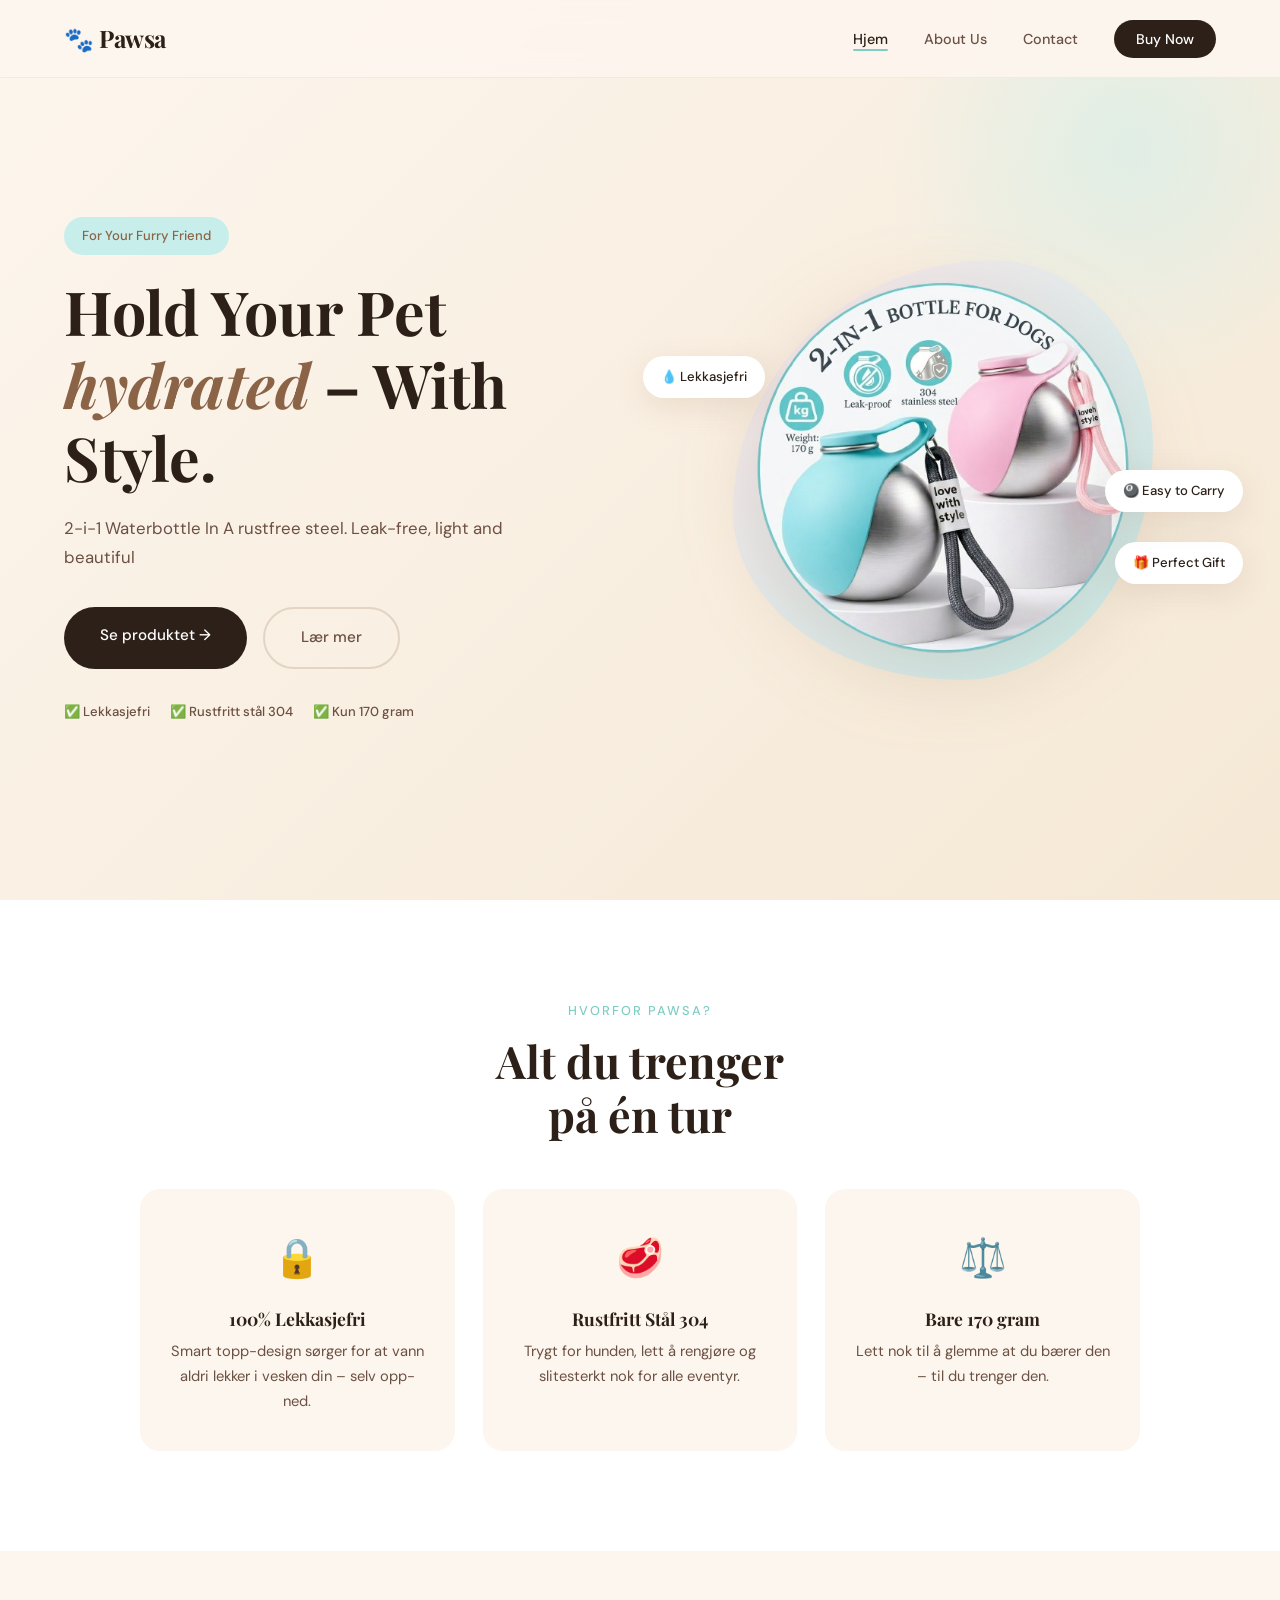
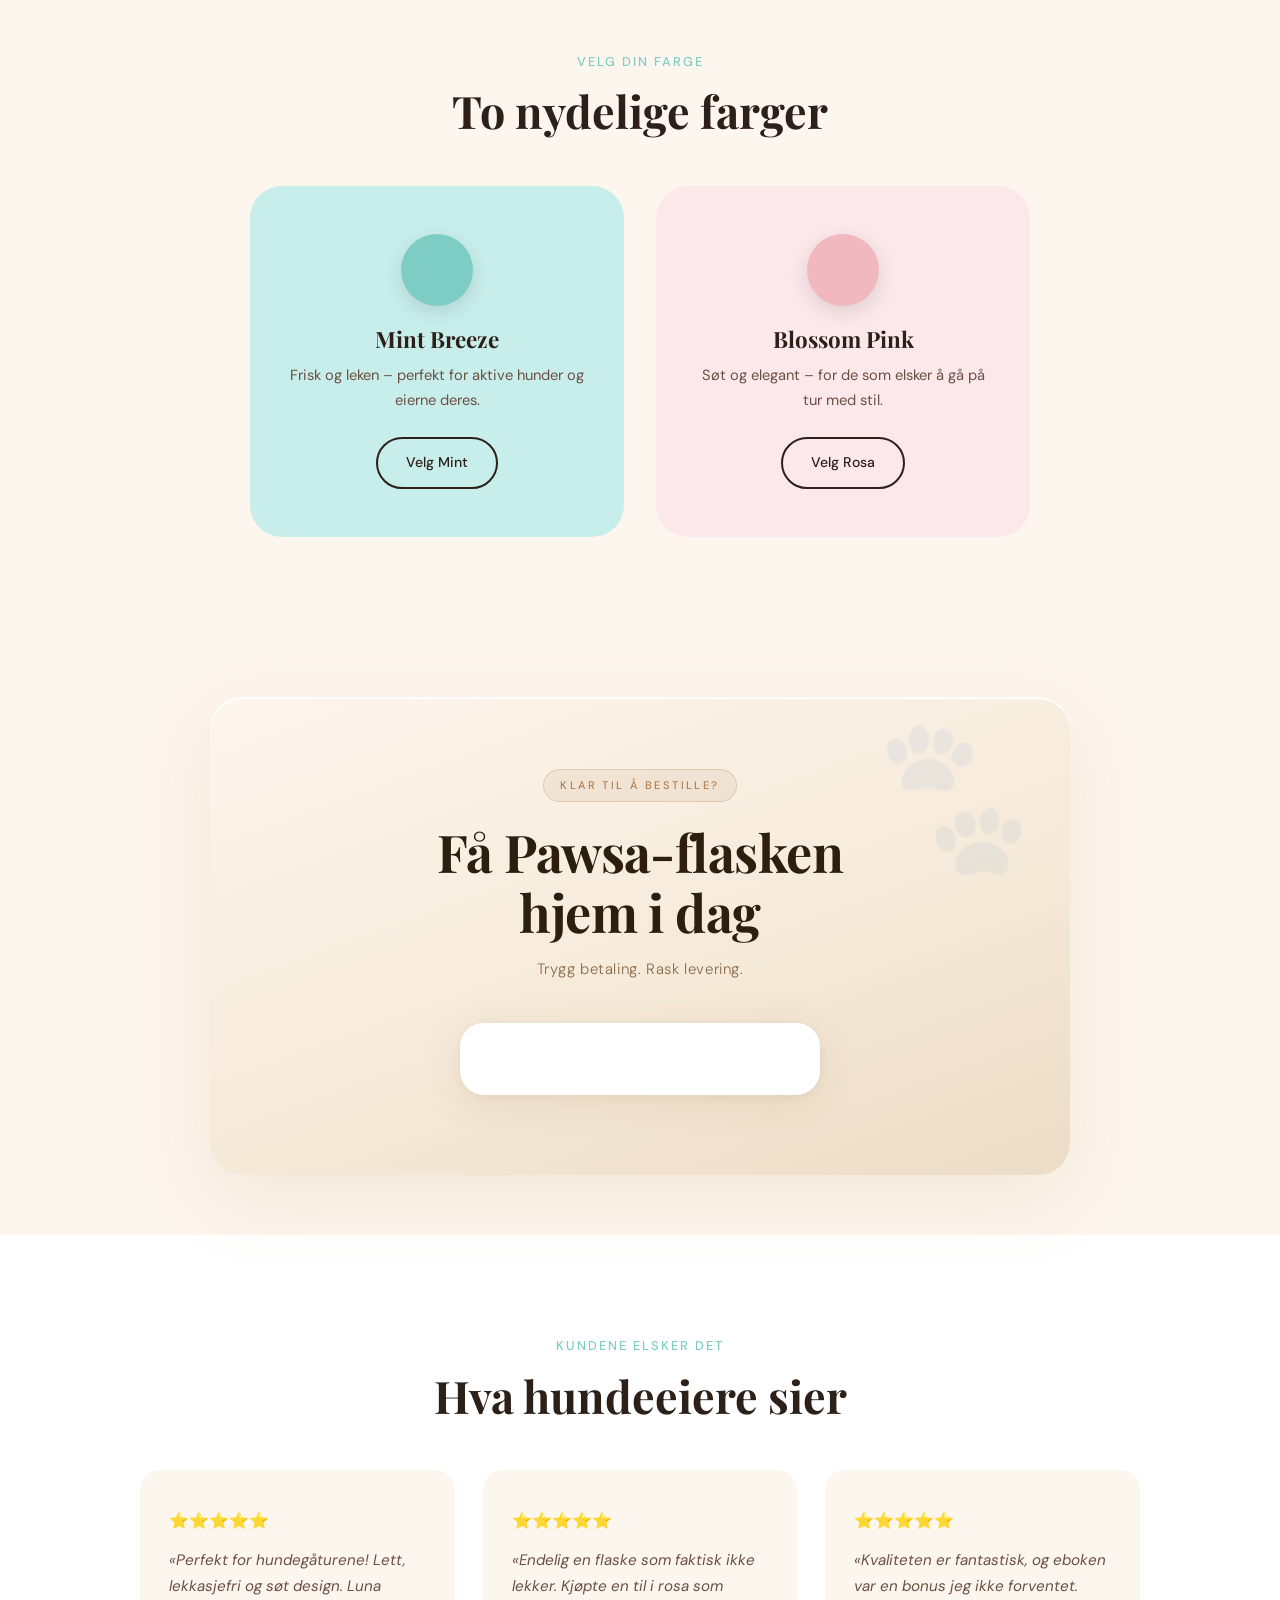
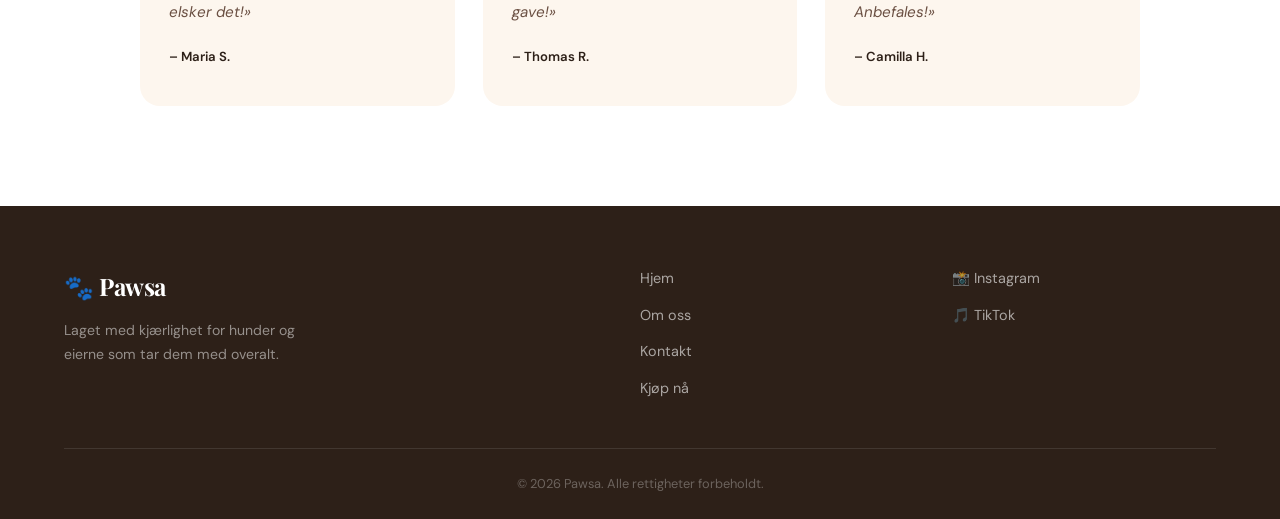
<file: Index.html>
<!DOCTYPE html>
<html lang="en">
<head>
  <meta charset="UTF-8" />
  <meta name="viewport" content="width=device-width, initial-scale=1.0"/>
  <title>Pawsa – 2-in-1 waterbottle for Dogs</title>
  <link rel="stylesheet" href="styles.css" />
  <link href="https://fonts.googleapis.com/css2?family=Playfair+Display:wght@400;700&family=DM+Sans:wght@300;400;500&display=swap" rel="stylesheet"/>
</head>
<body>

  <!-- NAV -->
  <nav class="navbar">
    <a href="frontpage.html" class="logo">🐾 Pawsa</a>
    <ul class="nav-links">
      <li><a href="index.html" class="active">Hjem</a></li>
      <li><a href="about.html">About Us</a></li>
      <li><a href="contact.html">Contact</a></li>
      <li><a href="#shopify-buy" class="nav-cta">Buy Now</a></li>
    </ul>
    <button class="hamburger" id="hamburger" aria-label="Meny">☰</button>
  </nav>

  <!-- HERO -->
  <section class="hero">
    <div class="hero-content">
      <span class="hero-badge">For Your Furry Friend</span>
      <h1 class="hero-title">Hold Your Pet<br/><em>hydrated</em> – With Style.</h1>
      <p class="hero-sub">2-i-1 Waterbottle In A rustfree steel. Leak-free, light and beautiful </p>
      <div class="hero-actions">
        <a href="#shopify-buy" class="btn-primary">Se produktet →</a>
        <a href="about.html" class="btn-ghost">Lær mer</a>
      </div>
      <div class="hero-trust">
        <span>✅ Lekkasjefri</span>
        <span>✅ Rustfritt stål 304</span>
        <span>✅ Kun 170 gram</span>
      </div>
    </div>
    <div class="hero-image">
      <div class="blob-bg"></div>
      <img src="2in1Bottle.png" alt="Pawsa Waterbottle in mint & rosa" class="product-hero-img" id="heroImg"/>
      <div class="floating-tag tag-1">💧 Lekkasjefri</div>
      <div class="floating-tag tag-2">🎁 Perfect Gift</div>
      <div class="floating-tag tag-3">🎱 Easy to Carry</div>
    </div>
  </section>

  <!-- FEATURES -->
  <section class="features" id="features">
    <div class="section-label">Hvorfor Pawsa?</div>
    <h2 class="section-title">Alt du trenger<br/>på én tur</h2>
    <div class="features-grid">
      <div class="feature-card">
        <div class="feature-icon">🔒</div>
        <h3>100% Lekkasjefri</h3>
        <p>Smart topp-design sørger for at vann aldri lekker i vesken din – selv opp-ned.</p>
      </div>
      <div class="feature-card">
        <div class="feature-icon">🥩</div>
        <h3>Rustfritt Stål 304</h3>
        <p>Trygt for hunden, lett å rengjøre og slitesterkt nok for alle eventyr.</p>
      </div>
      <div class="feature-card">
        <div class="feature-icon">⚖️</div>
        <h3>Bare 170 gram</h3>
        <p>Lett nok til å glemme at du bærer den – til du trenger den.</p>
      </div>
    </div>
  </section>

  <!-- COLORS -->
  <section class="colors-section">
    <div class="section-label">Velg din farge</div>
    <h2 class="section-title">To nydelige farger</h2>
    <div class="colors-grid">
      <div class="color-card mint" data-color="mint" data-image="images/pawsa-mint.png">
        <div class="color-swatch mint-swatch"></div>
        <h3>Mint Breeze</h3>
        <p>Frisk og leken – perfekt for aktive hunder og eierne deres.</p>
        <a href="#shopify-buy" class="btn-color">Velg Mint</a>
      </div>
      <div class="color-card pink" data-color="pink" data-image="images/pawsa-pink.png">
        <div class="color-swatch pink-swatch"></div>
        <h3>Blossom Pink</h3>
        <p>Søt og elegant – for de som elsker å gå på tur med stil.</p>
        <a href="#shopify-buy" class="btn-color">Velg Rosa</a>
      </div>
    </div>
  </section>

  <!-- SHOPIFY BUY BUTTON -->
  <section class="buy-section" id="shopify-buy">
    <div class="section-label">Klar til å bestille?</div>
    <h2 class="section-title">Få Pawsa-flasken<br/>hjem i dag</h2>
    <p class="buy-sub">Trygg betaling. Rask levering.</p>
    <!-- Shopify Buy Button embed her -->
    <div class="product-component-wrapper">
      <div id="product-component-pawsa">
        <div id='product-component-1777463658985'></div>
<script type="text/javascript">
/*<![CDATA[*/
(function () {
  var scriptURL = 'https://sdks.shopifycdn.com/buy-button/latest/buy-button-storefront.min.js';
  if (window.ShopifyBuy) {
    if (window.ShopifyBuy.UI) {
      ShopifyBuyInit();
    } else {
      loadScript();
    }
  } else {
    loadScript();
  }
  function loadScript() {
    var script = document.createElement('script');
    script.async = true;
    script.src = scriptURL;
    (document.getElementsByTagName('head')[0] || document.getElementsByTagName('body')[0]).appendChild(script);
    script.onload = ShopifyBuyInit;
  }
  function ShopifyBuyInit() {
    var client = ShopifyBuy.buildClient({
      domain: 'gsphs0-1s.myshopify.com',
      storefrontAccessToken: '2d09363920ad3f139479fbd62ac99431',
    });
    ShopifyBuy.UI.onReady(client).then(function (ui) {
      ui.createComponent('product', {
        id: '9036154863858',
        node: document.getElementById('product-component-1777463658985'),
        moneyFormat: '%7B%7Bamount_with_space_separator%7D%7D%20kr',
        options: {
  "product": {
    "styles": {
      "product": {
        "@media (min-width: 601px)": {
          "max-width": "calc(25% - 20px)",
          "margin-left": "20px",
          "margin-bottom": "50px"
        }
      }
    },
    "text": {
      "button": "Add to cart"
    }
  },
  "productSet": {
    "styles": {
      "products": {
        "@media (min-width: 601px)": {
          "margin-left": "-20px"
        }
      }
    }
  },
  "modalProduct": {
    "contents": {
      "img": false,
      "imgWithCarousel": true,
      "button": false,
      "buttonWithQuantity": true
    },
    "styles": {
      "product": {
        "@media (min-width: 601px)": {
          "max-width": "100%",
          "margin-left": "0px",
          "margin-bottom": "0px"
        }
      }
    },
    "text": {
      "button": "Add to cart"
    }
  },
  "option": {},
  "cart": {
    "text": {
      "total": "Subtotal",
      "button": "Checkout"
    }
  },
  "toggle": {}
},
      });
    });
  }
})();
/*]]>*/
</script> 
    </div>
  </section>

  <!-- TESTIMONIALS -->
  <section class="testimonials">
    <div class="section-label">Kundene elsker det</div>
    <h2 class="section-title">Hva hundeeiere sier</h2>
    <div class="testimonials-grid">
      <div class="testimonial-card">
        <div class="stars">⭐⭐⭐⭐⭐</div>
        <p>«Perfekt for hundegåturene! Lett, lekkasjefri og søt design. Luna elsker det!»</p>
        <span class="reviewer">– Maria S.</span>
      </div>
      <div class="testimonial-card">
        <div class="stars">⭐⭐⭐⭐⭐</div>
        <p>«Endelig en flaske som faktisk ikke lekker. Kjøpte en til i rosa som gave!»</p>
        <span class="reviewer">– Thomas R.</span>
      </div>
      <div class="testimonial-card">
        <div class="stars">⭐⭐⭐⭐⭐</div>
        <p>«Kvaliteten er fantastisk, og eboken var en bonus jeg ikke forventet. Anbefales!»</p>
        <span class="reviewer">– Camilla H.</span>
      </div>
    </div>
  </section>

  <!-- FOOTER -->
  <footer class="footer">
    <div class="footer-inner">
      <div class="footer-brand">
        <span class="logo">🐾 Pawsa</span>
        <p>Laget med kjærlighet for hunder og eierne som tar dem med overalt.</p>
      </div>
      <div class="footer-links">
        <a href="index.html">Hjem</a>
        <a href="about.html">Om oss</a>
        <a href="contact.html">Kontakt</a>
        <a href="#shopify-buy">Kjøp nå</a>
      </div>
      <div class="footer-social">
        <a href="https://www.instagram.com/pawsa.nordic/" target="_blank">📸 Instagram</a>
        <a href="https://www.tiktok.com/@pawsa.co" target="_blank">🎵 TikTok</a>
      </div>
    </div>
    <div class="footer-bottom">
      <p>© 2026 Pawsa. Alle rettigheter forbeholdt.</p>
    </div>
  </footer>

  <script src="script.js"></script>
</body>
</html>
</file>
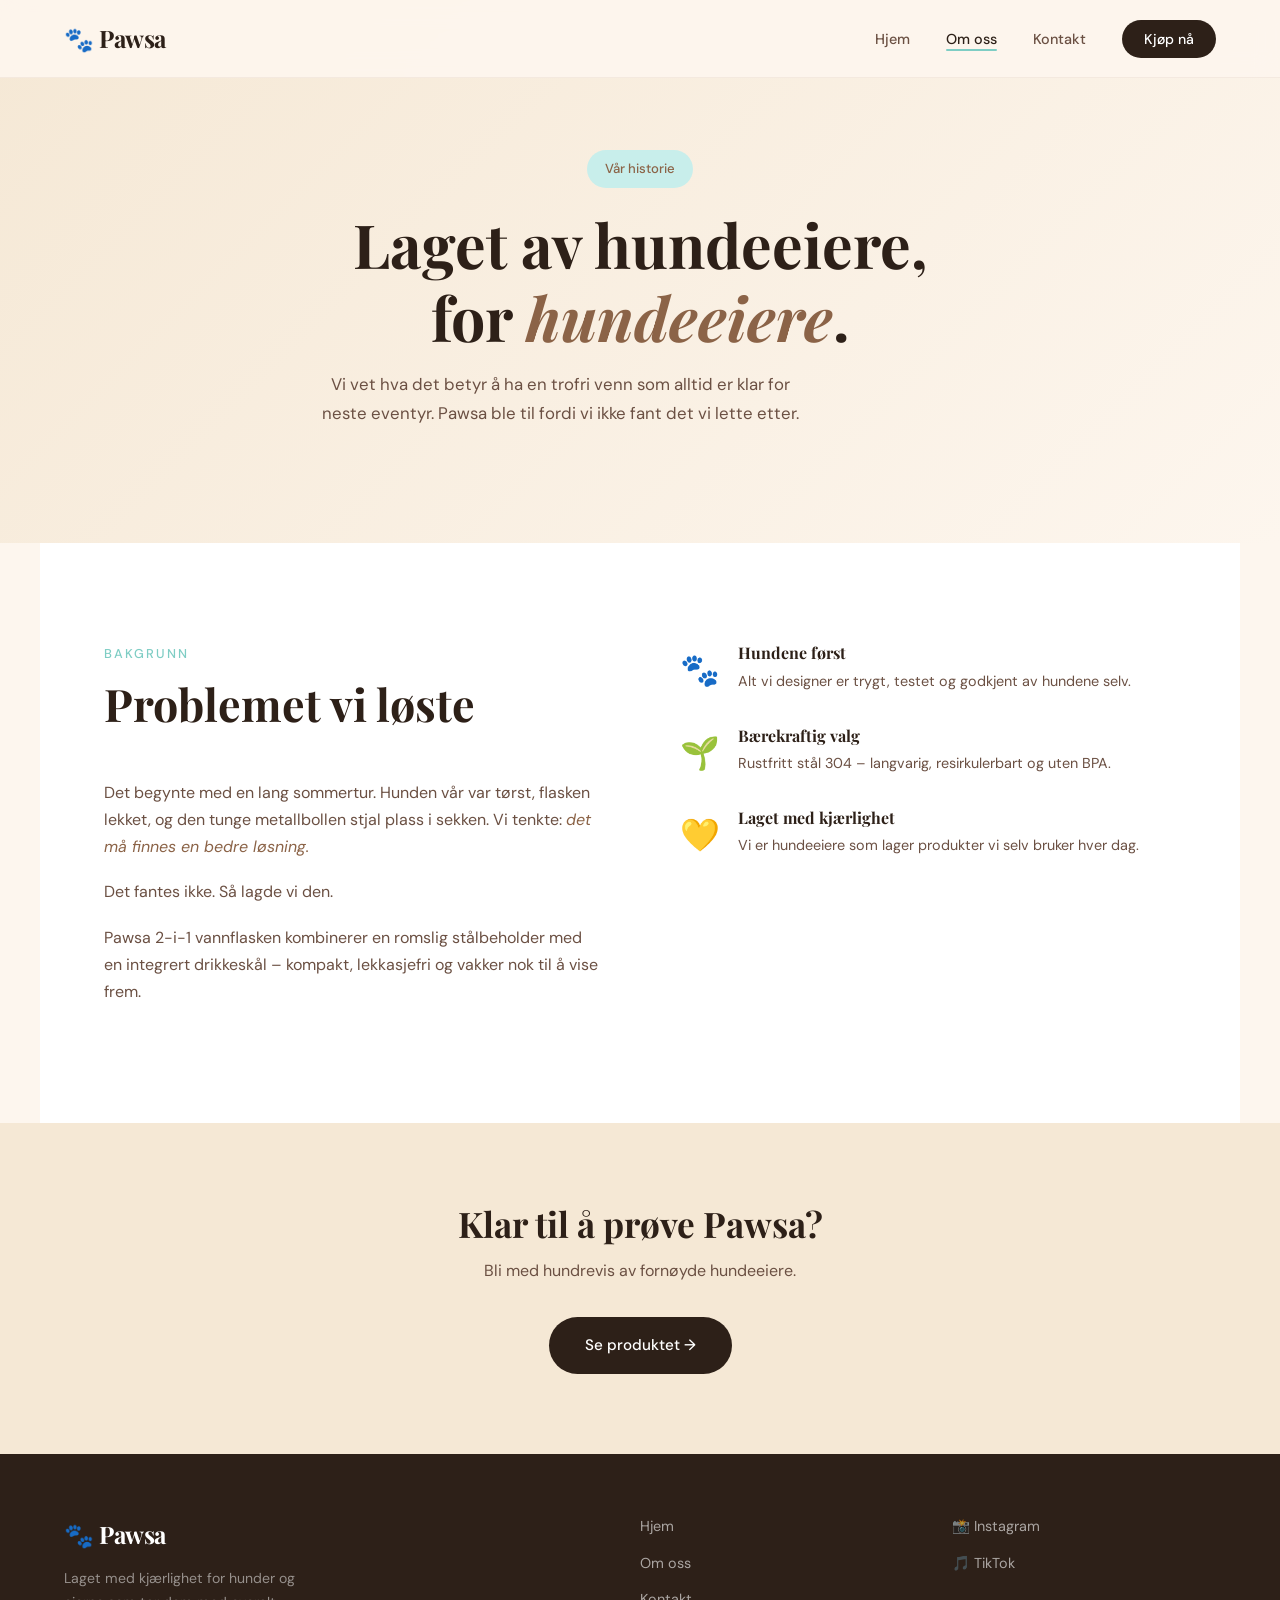
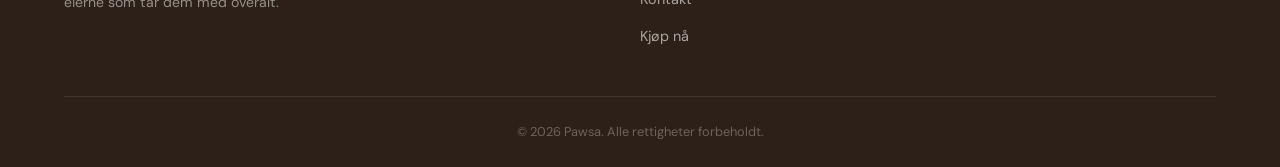
<file: about.html>
<!DOCTYPE html>
<html lang="no-en">
<head>
  <meta charset="UTF-8" />
  <meta name="viewport" content="width=device-width, initial-scale=1.0"/>
  <title>Om oss – Pawsa</title>
  <link rel="stylesheet" href="styles.css" />
  <link href="https://fonts.googleapis.com/css2?family=Playfair+Display:wght@400;700&family=DM+Sans:wght@300;400;500&display=swap" rel="stylesheet"/>
</head>
<body>

  <nav class="navbar">
    <a href="index.html" class="logo">🐾 Pawsa</a>
    <ul class="nav-links">
      <li><a href="index.html">Hjem</a></li>
      <li><a href="about.html" class="active">Om oss</a></li>
      <li><a href="contact.html">Kontakt</a></li>
      <li><a href="index.html#shopify-buy" class="nav-cta">Kjøp nå</a></li>
    </ul>
    <button class="hamburger" id="hamburger" aria-label="Meny">☰</button>
  </nav>

  <!-- PAGE HERO -->
  <section class="page-hero">
    <div class="page-hero-content">
      <span class="hero-badge">Vår historie</span>
      <h1 class="hero-title">Laget av hundeeiere,<br/>for <em>hundeeiere</em>.</h1>
      <p class="hero-sub">Vi vet hva det betyr å ha en trofri venn som alltid er klar for neste eventyr. Pawsa ble til fordi vi ikke fant det vi lette etter.</p>
    </div>
  </section>

  <!-- STORY -->
  <section class="about-story">
    <div class="story-text">
      <div class="section-label">Bakgrunn</div>
      <h2 class="section-title">Problemet vi løste</h2>
      <p>Det begynte med en lang sommertur. Hunden vår var tørst, flasken lekket, og den tunge metallbollen stjal plass i sekken. Vi tenkte: <em>det må finnes en bedre løsning.</em></p>
      <p>Det fantes ikke. Så lagde vi den.</p>
      <p>Pawsa 2-i-1 vannflasken kombinerer en romslig stålbeholder med en integrert drikkeskål – kompakt, lekkasjefri og vakker nok til å vise frem.</p>
    </div>
    <div class="story-values">
      <div class="value-item">
        <span class="value-icon">🐾</span>
        <div>
          <h4>Hundene først</h4>
          <p>Alt vi designer er trygt, testet og godkjent av hundene selv.</p>
        </div>
      </div>
      <div class="value-item">
        <span class="value-icon">🌱</span>
        <div>
          <h4>Bærekraftig valg</h4>
          <p>Rustfritt stål 304 – langvarig, resirkulerbart og uten BPA.</p>
        </div>
      </div>
      <div class="value-item">
        <span class="value-icon">💛</span>
        <div>
          <h4>Laget med kjærlighet</h4>
          <p>Vi er hundeeiere som lager produkter vi selv bruker hver dag.</p>
        </div>
      </div>
    </div>
  </section>

  <!-- CTA -->
  <section class="about-cta">
    <h2>Klar til å prøve Pawsa?</h2>
    <p>Bli med hundrevis av fornøyde hundeeiere.</p>
    <a href="index.html#shopify-buy" class="btn-primary">Se produktet →</a>
  </section>

  <footer class="footer">
    <div class="footer-inner">
      <div class="footer-brand">
        <span class="logo">🐾 Pawsa</span>
        <p>Laget med kjærlighet for hunder og eierne som tar dem med overalt.</p>
      </div>
      <div class="footer-links">
        <a href="index.html">Hjem</a>
        <a href="about.html">Om oss</a>
        <a href="contact.html">Kontakt</a>
        <a href="index.html#shopify-buy">Kjøp nå</a>
      </div>
      <div class="footer-social">
        <a href="https://www.instagram.com/pawsa.nordic/" target="_blank">📸 Instagram</a>
        <a href="https://www.tiktok.com/@pawsa.co" target="_blank">🎵 TikTok</a>
      </div>
    </div>
    <div class="footer-bottom">
      <p>© 2026 Pawsa. Alle rettigheter forbeholdt.</p>
    </div>
  </footer>

  <script src="script.js"></script>
</body>
</html>
</file>
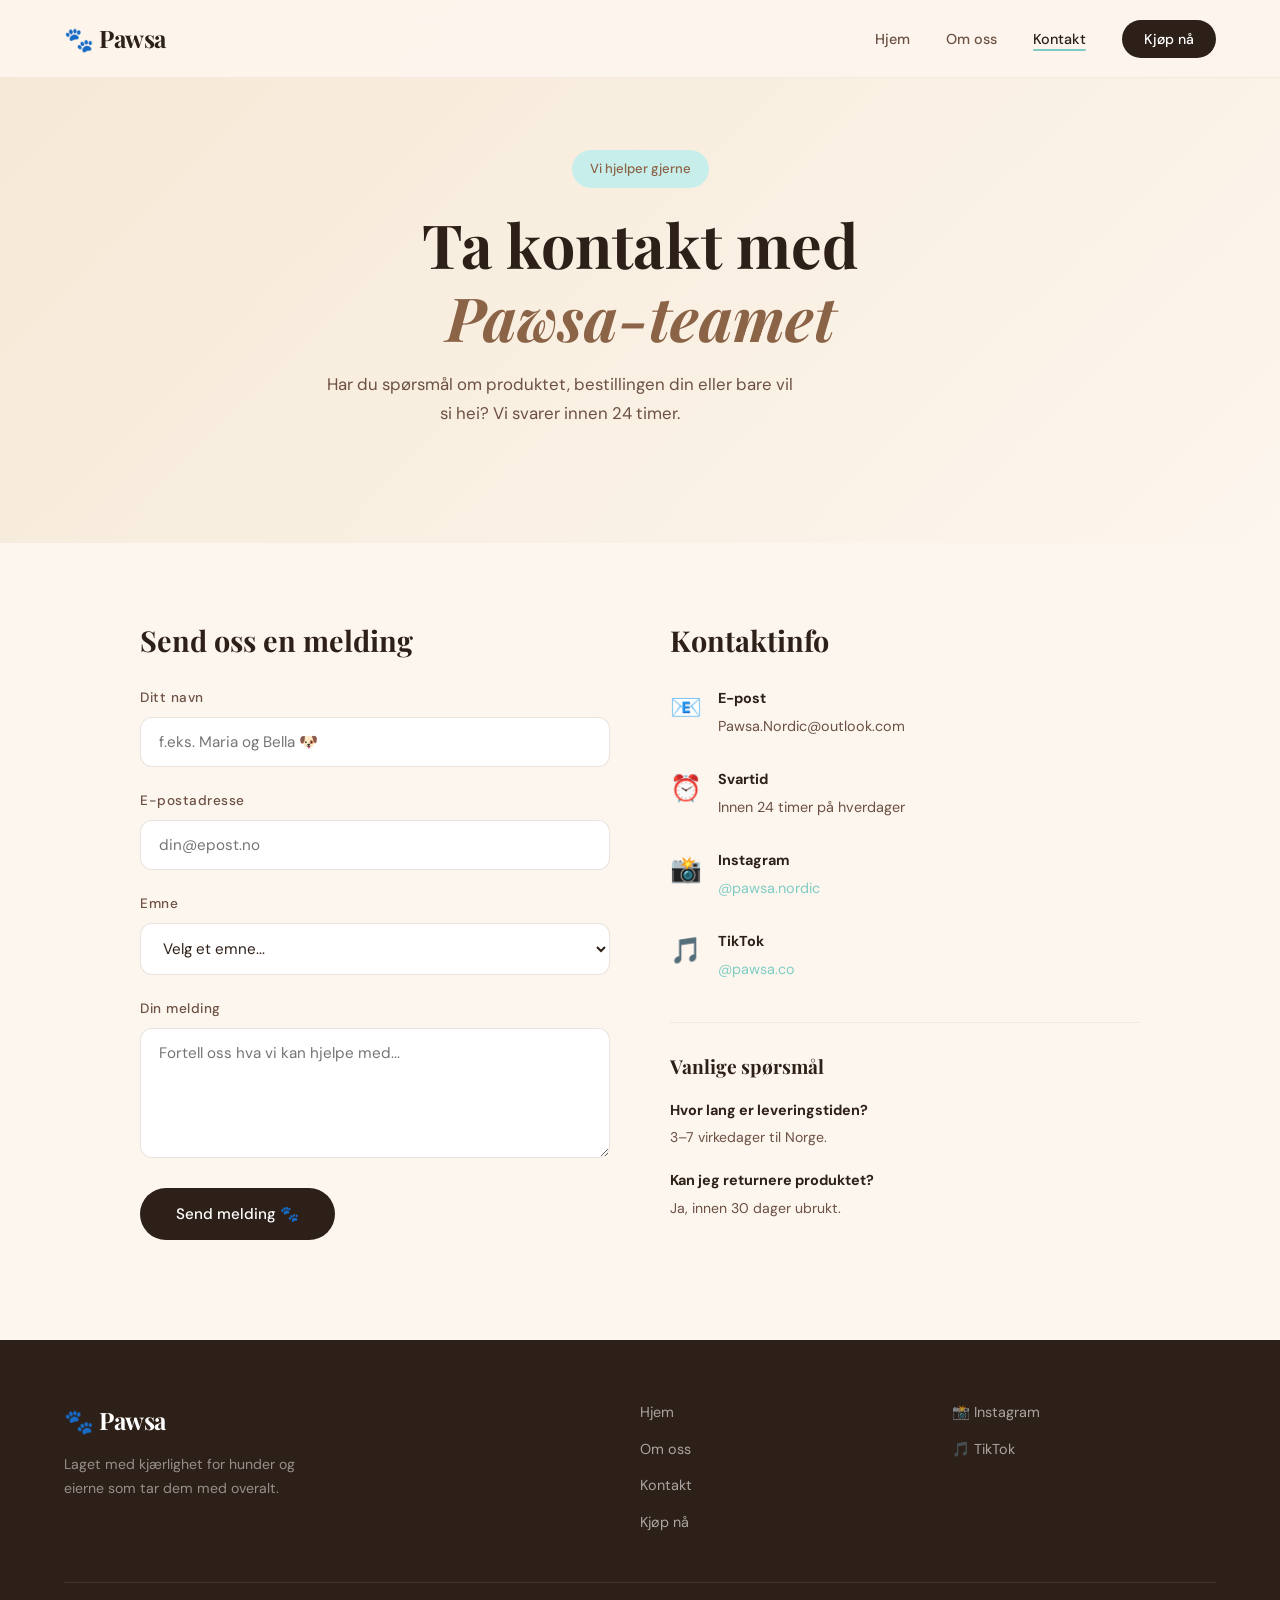
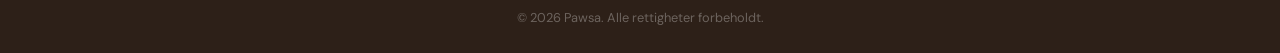
<file: contact.html>
<!DOCTYPE html>
<html lang="en">
<head>
  <meta charset="UTF-8" />
  <meta name="viewport" content="width=device-width, initial-scale=1.0"/>
  <title>Kontakt – Pawsa</title>
  <link rel="stylesheet" href="styles.css" />
  <link href="https://fonts.googleapis.com/css2?family=Playfair+Display:wght@400;700&family=DM+Sans:wght@300;400;500&display=swap" rel="stylesheet"/>
</head>
<body>

  <nav class="navbar">
    <a href="index.html" class="logo">🐾 Pawsa</a>
    <ul class="nav-links">
      <li><a href="index.html">Hjem</a></li>
      <li><a href="about.html">Om oss</a></li>
      <li><a href="contact.html" class="active">Kontakt</a></li>
      <li><a href="index.html#shopify-buy" class="nav-cta">Kjøp nå</a></li>
    </ul>
    <button class="hamburger" id="hamburger" aria-label="Meny">☰</button>
  </nav>

  <section class="page-hero">
    <div class="page-hero-content">
      <span class="hero-badge">Vi hjelper gjerne</span>
      <h1 class="hero-title">Ta kontakt med<br/><em>Pawsa-teamet</em></h1>
      <p class="hero-sub">Har du spørsmål om produktet, bestillingen din eller bare vil si hei? Vi svarer innen 24 timer.</p>
    </div>
  </section>

  <section class="contact-section">
    <div class="contact-grid">
      <!-- Contact Form -->
      <div class="contact-form-wrap">
        <h2>Send oss en melding</h2>
        <div class="contact-form" id="contactForm">
          <div class="form-group">
            <label for="name">Ditt navn</label>
            <input type="text" id="name" placeholder="f.eks. Maria og Bella 🐶" />
          </div>
          <div class="form-group">
            <label for="email">E-postadresse</label>
            <input type="email" id="email" placeholder="din@epost.no" />
          </div>
          <div class="form-group">
            <label for="subject">Emne</label>
            <select id="subject">
              <option value="">Velg et emne...</option>
              <option value="order">Spørsmål om bestilling</option>
              <option value="product">Produktspørsmål</option>
              <option value="return">Retur / bytte</option>
              <option value="other">Annet</option>
            </select>
          </div>
          <div class="form-group">
            <label for="message">Din melding</label>
            <textarea id="message" rows="5" placeholder="Fortell oss hva vi kan hjelpe med..."></textarea>
          </div>
          <button type="button" class="btn-primary" id="submitBtn">Send melding 🐾</button>
          <div id="formFeedback" class="form-feedback"></div>
        </div>
      </div>

      <!-- Contact Info -->
      <div class="contact-info">
        <h2>Kontaktinfo</h2>
        <div class="info-item">
          <span class="info-icon">📧</span>
          <div>
            <strong>E-post</strong>
            <p>Pawsa.Nordic@outlook.com</p>
          </div>
        </div>
        <div class="info-item">
          <span class="info-icon">⏰</span>
          <div>
            <strong>Svartid</strong>
            <p>Innen 24 timer på hverdager</p>
          </div>
        </div>
        <div class="info-item">
          <span class="info-icon">📸</span>
          <div>
            <strong>Instagram</strong>
            <p><a href="https://www.instagram.com/pawsa.nordic/" target="_blank">@pawsa.nordic</a></p>
          </div>
        </div>
        <div class="info-item">
          <span class="info-icon">🎵</span>
          <div>
            <strong>TikTok</strong>
            <p><a href="https://www.tiktok.com/@pawsa.co" target="_blank">@pawsa.co</a></p>
          </div>
        </div>
        <div class="faq-mini">
          <h3>Vanlige spørsmål</h3>
          <div class="faq-item">
            <strong>Hvor lang er leveringstiden?</strong>
            <p>3–7 virkedager til Norge.</p>
          </div>
          <div class="faq-item">
            <strong>Kan jeg returnere produktet?</strong>
            <p>Ja, innen 30 dager ubrukt.</p>
          </div>
        </div>
      </div>
    </div>
  </section>

  <footer class="footer">
    <div class="footer-inner">
      <div class="footer-brand">
        <span class="logo">🐾 Pawsa</span>
        <p>Laget med kjærlighet for hunder og eierne som tar dem med overalt.</p>
      </div>
      <div class="footer-links">
        <a href="index.html">Hjem</a>
        <a href="about.html">Om oss</a>
        <a href="contact.html">Kontakt</a>
        <a href="index.html#shopify-buy">Kjøp nå</a>
      </div>
      <div class="footer-social">
        <a href="https://www.instagram.com/pawsa.nordic/" target="_blank">📸 Instagram</a>
        <a href="https://www.tiktok.com/@pawsa.co" target="_blank">🎵 TikTok</a>
      </div>
    </div>
    <div class="footer-bottom">
      <p>© 2026 Pawsa. Alle rettigheter forbeholdt.</p>
    </div>
  </footer>

  <script src="script.js"></script>
</body>
</html>
</file>
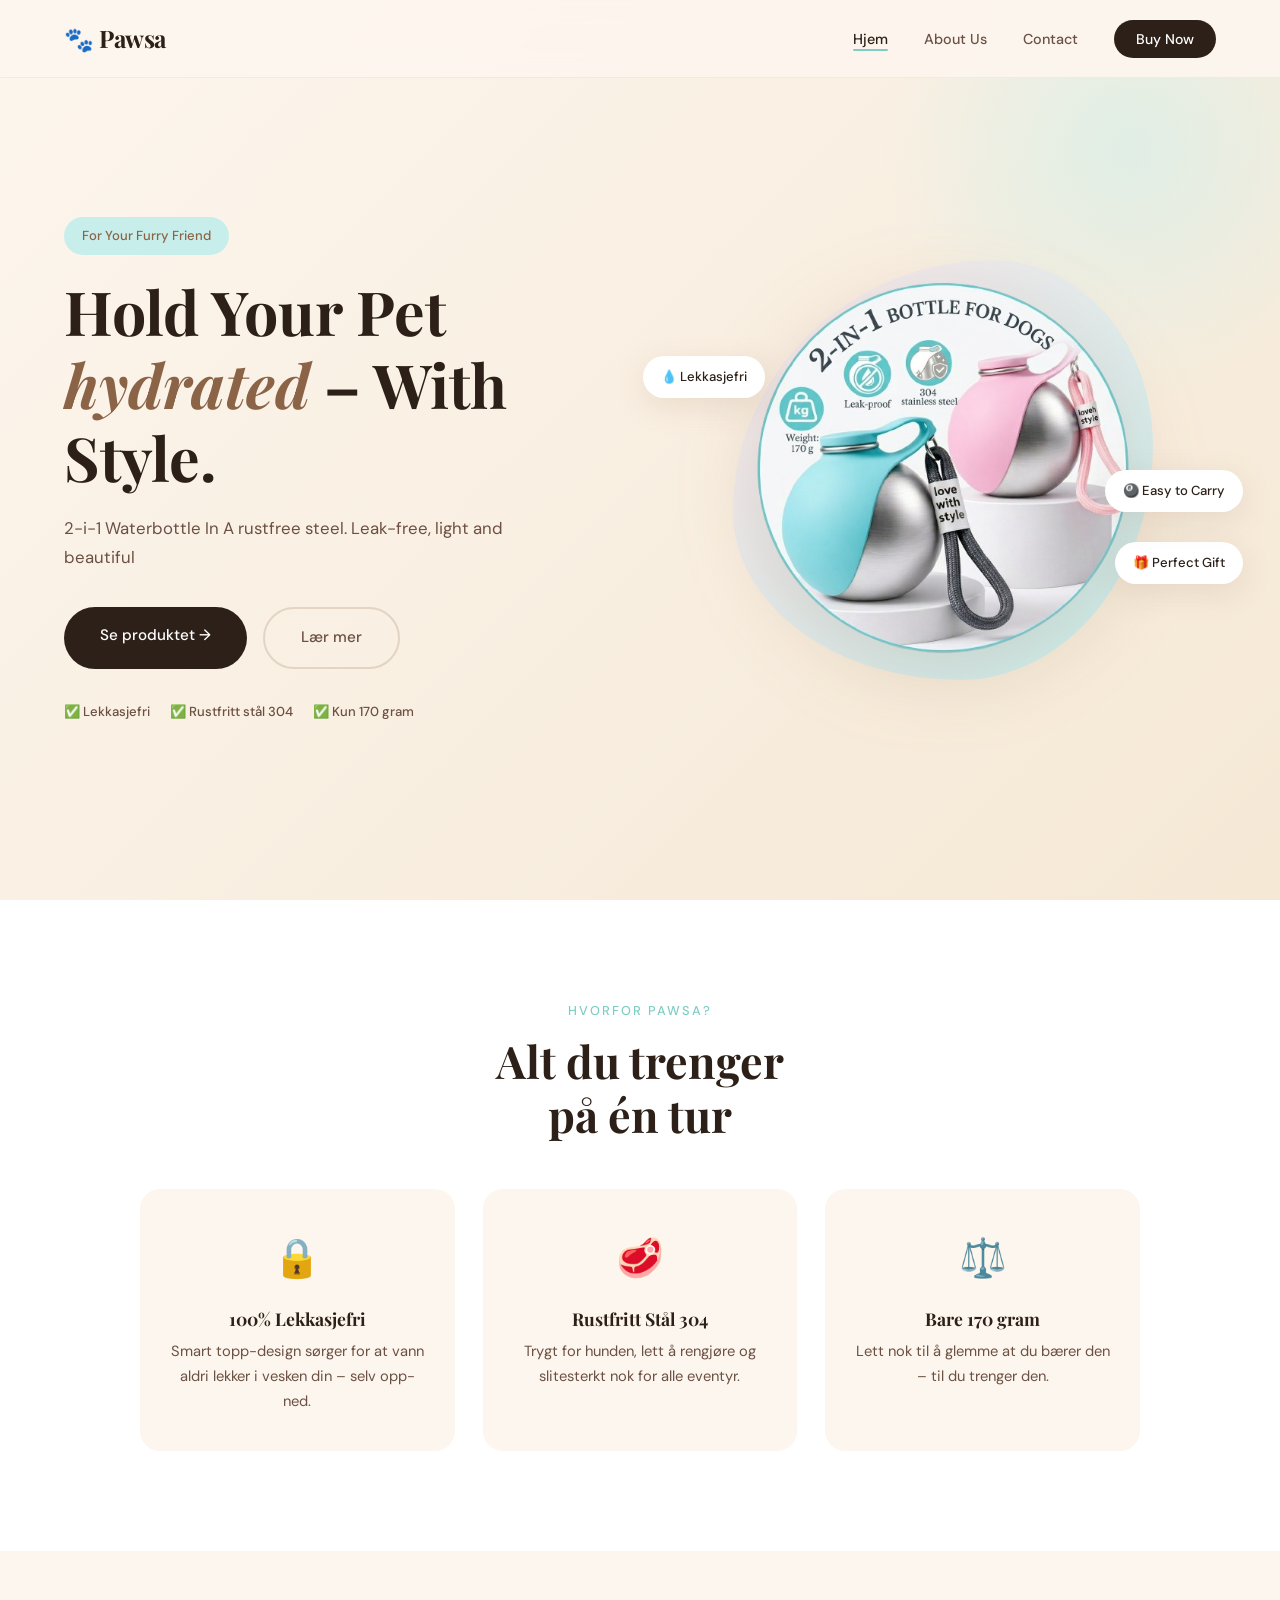
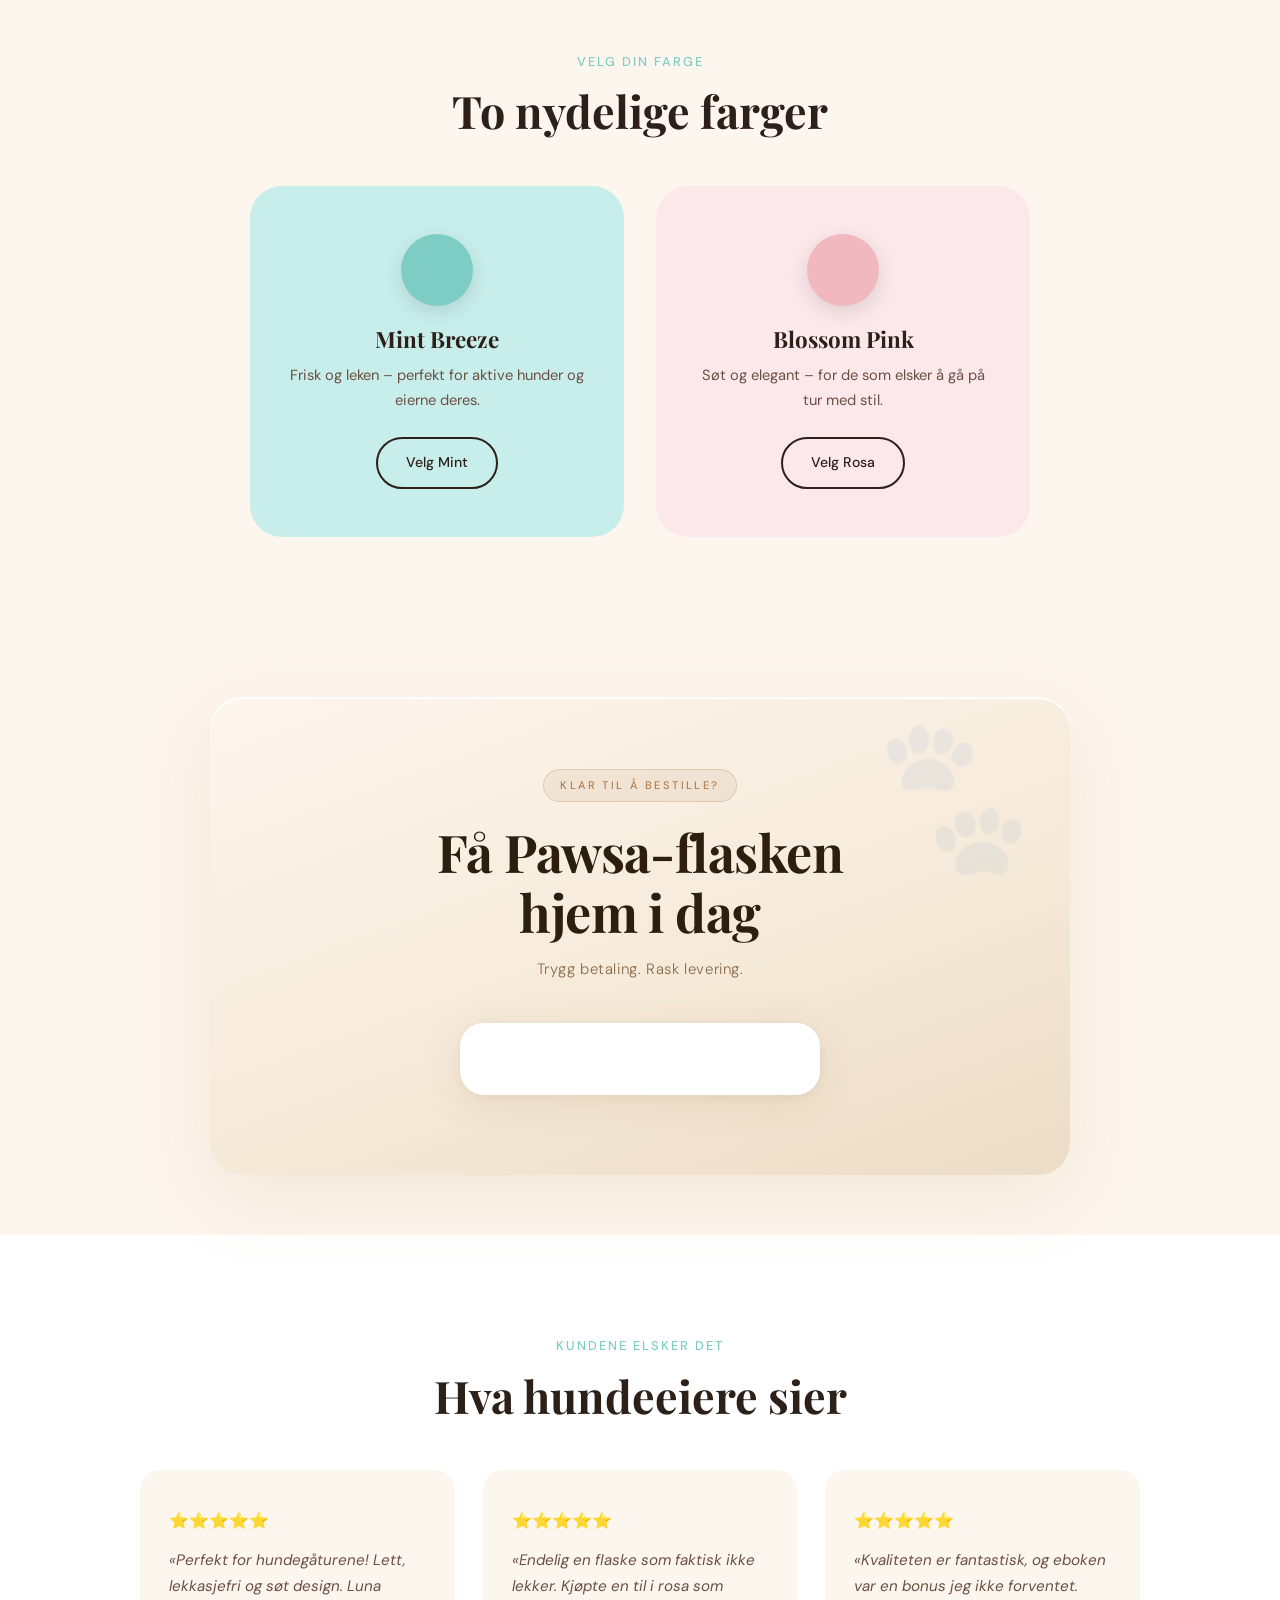
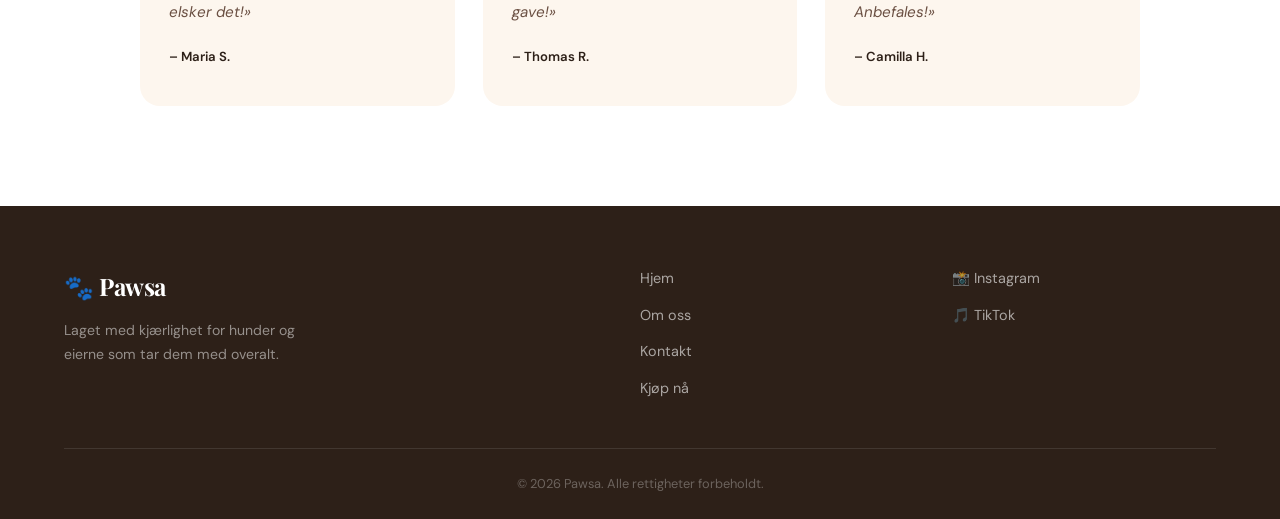
<file: frontpage.html>
<!DOCTYPE html>
<html lang="en">
<head>
  <meta charset="UTF-8" />
  <meta name="viewport" content="width=device-width, initial-scale=1.0"/>
  <title>Pawsa – 2-in-1 waterbottle for Dogs</title>
  <link rel="stylesheet" href="styles.css" />
  <link href="https://fonts.googleapis.com/css2?family=Playfair+Display:wght@400;700&family=DM+Sans:wght@300;400;500&display=swap" rel="stylesheet"/>
</head>
<body>

  <!-- NAV -->
  <nav class="navbar">
    <a href="frontpage.html" class="logo">🐾 Pawsa</a>
    <ul class="nav-links">
      <li><a href="frontpage.html" class="active">Hjem</a></li>
      <li><a href="about.html">About Us</a></li>
      <li><a href="contact.html">Contact</a></li>
      <li><a href="#shopify-buy" class="nav-cta">Buy Now</a></li>
    </ul>
    <button class="hamburger" id="hamburger" aria-label="Meny">☰</button>
  </nav>

  <!-- HERO -->
  <section class="hero">
    <div class="hero-content">
      <span class="hero-badge">For Your Furry Friend</span>
      <h1 class="hero-title">Hold Your Pet<br/><em>hydrated</em> – With Style.</h1>
      <p class="hero-sub">2-i-1 Waterbottle In A rustfree steel. Leak-free, light and beautiful </p>
      <div class="hero-actions">
        <a href="#shopify-buy" class="btn-primary">Se produktet →</a>
        <a href="about.html" class="btn-ghost">Lær mer</a>
      </div>
      <div class="hero-trust">
        <span>✅ Lekkasjefri</span>
        <span>✅ Rustfritt stål 304</span>
        <span>✅ Kun 170 gram</span>
      </div>
    </div>
    <div class="hero-image">
      <div class="blob-bg"></div>
      <img src="2in1Bottle.png" alt="Pawsa Waterbottle in mint & rosa" class="product-hero-img" id="heroImg"/>
      <div class="floating-tag tag-1">💧 Lekkasjefri</div>
      <div class="floating-tag tag-2">🎁 Perfect Gift</div>
      <div class="floating-tag tag-3">🎱 Easy to Carry</div>
    </div>
  </section>

  <!-- FEATURES -->
  <section class="features" id="features">
    <div class="section-label">Hvorfor Pawsa?</div>
    <h2 class="section-title">Alt du trenger<br/>på én tur</h2>
    <div class="features-grid">
      <div class="feature-card">
        <div class="feature-icon">🔒</div>
        <h3>100% Lekkasjefri</h3>
        <p>Smart topp-design sørger for at vann aldri lekker i vesken din – selv opp-ned.</p>
      </div>
      <div class="feature-card">
        <div class="feature-icon">🥩</div>
        <h3>Rustfritt Stål 304</h3>
        <p>Trygt for hunden, lett å rengjøre og slitesterkt nok for alle eventyr.</p>
      </div>
      <div class="feature-card">
        <div class="feature-icon">⚖️</div>
        <h3>Bare 170 gram</h3>
        <p>Lett nok til å glemme at du bærer den – til du trenger den.</p>
      </div>
    </div>
  </section>

  <!-- COLORS -->
  <section class="colors-section">
    <div class="section-label">Velg din farge</div>
    <h2 class="section-title">To nydelige farger</h2>
    <div class="colors-grid">
      <div class="color-card mint" data-color="mint" data-image="images/pawsa-mint.png">
        <div class="color-swatch mint-swatch"></div>
        <h3>Mint Breeze</h3>
        <p>Frisk og leken – perfekt for aktive hunder og eierne deres.</p>
        <a href="#shopify-buy" class="btn-color">Velg Mint</a>
      </div>
      <div class="color-card pink" data-color="pink" data-image="images/pawsa-pink.png">
        <div class="color-swatch pink-swatch"></div>
        <h3>Blossom Pink</h3>
        <p>Søt og elegant – for de som elsker å gå på tur med stil.</p>
        <a href="#shopify-buy" class="btn-color">Velg Rosa</a>
      </div>
    </div>
  </section>

  <!-- SHOPIFY BUY BUTTON -->
  <section class="buy-section" id="shopify-buy">
    <div class="section-label">Klar til å bestille?</div>
    <h2 class="section-title">Få Pawsa-flasken<br/>hjem i dag</h2>
    <p class="buy-sub">Trygg betaling. Rask levering.</p>
    <!-- Shopify Buy Button embed her -->
    <div class="product-component-wrapper">
      <div id="product-component-pawsa">
        <div id='product-component-1777463658985'></div>
<script type="text/javascript">
/*<![CDATA[*/
(function () {
  var scriptURL = 'https://sdks.shopifycdn.com/buy-button/latest/buy-button-storefront.min.js';
  if (window.ShopifyBuy) {
    if (window.ShopifyBuy.UI) {
      ShopifyBuyInit();
    } else {
      loadScript();
    }
  } else {
    loadScript();
  }
  function loadScript() {
    var script = document.createElement('script');
    script.async = true;
    script.src = scriptURL;
    (document.getElementsByTagName('head')[0] || document.getElementsByTagName('body')[0]).appendChild(script);
    script.onload = ShopifyBuyInit;
  }
  function ShopifyBuyInit() {
    var client = ShopifyBuy.buildClient({
      domain: 'gsphs0-1s.myshopify.com',
      storefrontAccessToken: '2d09363920ad3f139479fbd62ac99431',
    });
    ShopifyBuy.UI.onReady(client).then(function (ui) {
      ui.createComponent('product', {
        id: '9036154863858',
        node: document.getElementById('product-component-1777463658985'),
        moneyFormat: '%7B%7Bamount_with_space_separator%7D%7D%20kr',
        options: {
  "product": {
    "styles": {
      "product": {
        "@media (min-width: 601px)": {
          "max-width": "calc(25% - 20px)",
          "margin-left": "20px",
          "margin-bottom": "50px"
        }
      }
    },
    "text": {
      "button": "Add to cart"
    }
  },
  "productSet": {
    "styles": {
      "products": {
        "@media (min-width: 601px)": {
          "margin-left": "-20px"
        }
      }
    }
  },
  "modalProduct": {
    "contents": {
      "img": false,
      "imgWithCarousel": true,
      "button": false,
      "buttonWithQuantity": true
    },
    "styles": {
      "product": {
        "@media (min-width: 601px)": {
          "max-width": "100%",
          "margin-left": "0px",
          "margin-bottom": "0px"
        }
      }
    },
    "text": {
      "button": "Add to cart"
    }
  },
  "option": {},
  "cart": {
    "text": {
      "total": "Subtotal",
      "button": "Checkout"
    }
  },
  "toggle": {}
},
      });
    });
  }
})();
/*]]>*/
</script> 
    </div>
  </section>

  <!-- TESTIMONIALS -->
  <section class="testimonials">
    <div class="section-label">Kundene elsker det</div>
    <h2 class="section-title">Hva hundeeiere sier</h2>
    <div class="testimonials-grid">
      <div class="testimonial-card">
        <div class="stars">⭐⭐⭐⭐⭐</div>
        <p>«Perfekt for hundegåturene! Lett, lekkasjefri og søt design. Luna elsker det!»</p>
        <span class="reviewer">– Maria S.</span>
      </div>
      <div class="testimonial-card">
        <div class="stars">⭐⭐⭐⭐⭐</div>
        <p>«Endelig en flaske som faktisk ikke lekker. Kjøpte en til i rosa som gave!»</p>
        <span class="reviewer">– Thomas R.</span>
      </div>
      <div class="testimonial-card">
        <div class="stars">⭐⭐⭐⭐⭐</div>
        <p>«Kvaliteten er fantastisk, og eboken var en bonus jeg ikke forventet. Anbefales!»</p>
        <span class="reviewer">– Camilla H.</span>
      </div>
    </div>
  </section>

  <!-- FOOTER -->
  <footer class="footer">
    <div class="footer-inner">
      <div class="footer-brand">
        <span class="logo">🐾 Pawsa</span>
        <p>Laget med kjærlighet for hunder og eierne som tar dem med overalt.</p>
      </div>
      <div class="footer-links">
        <a href="frontpage.html">Hjem</a>
        <a href="about.html">Om oss</a>
        <a href="contact.html">Kontakt</a>
        <a href="#shopify-buy">Kjøp nå</a>
      </div>
      <div class="footer-social">
        <a href="https://www.instagram.com/pawsa.nordic/" target="_blank">📸 Instagram</a>
        <a href="https://www.tiktok.com/@pawsa.co" target="_blank">🎵 TikTok</a>
      </div>
    </div>
    <div class="footer-bottom">
      <p>© 2026 Pawsa. Alle rettigheter forbeholdt.</p>
    </div>
  </footer>

  <script src="script.js"></script>
</body>
</html>
</file>
<file: styles.css>
:root {
    --mint: #7ecdc4;
    --mint-light: #c8eeeb;
    --pink: #f2b8c0;
    --pink-light: #fce8eb;
    --warm-cream: #fdf6ee;
    --warm-sand: #f5e8d5;
    --warm-brown: #8b6347;
    --text-dark: #2d2018;
    --text-mid: #6b5043;
    --text-light: #a08070;
    --white: #ffffff;
    --shadow-sm: 0 2px 12px rgba(139,99,71,0.08);
    --shadow-md: 0 8px 32px rgba(139,99,71,0.14);
    --shadow-lg: 0 20px 60px rgba(139,99,71,0.18);
    --radius-sm: 12px;
    --radius-md: 20px;
    --radius-lg: 32px;
    --transition: 0.3s cubic-bezier(0.4,0,0.2,1);
  }
  
  /* RESET */
  *, *::before, *::after { box-sizing: border-box; margin: 0; padding: 0; }
  html { scroll-behavior: smooth; }
  
  body {
    font-family: 'DM Sans', sans-serif;
    background: var(--warm-cream);
    color: var(--text-dark);
    font-size: 16px;
    line-height: 1.7;
    overflow-x: hidden;
  }
  
  h1,h2,h3,h4 {
    font-family: 'Playfair Display', serif;
    line-height: 1.2;
  }
  
  a { text-decoration: none; color: inherit; }
  
  img { max-width: 100%; display: block; }
  
  /* =============================================
     NAVBAR
     ============================================= */
  .navbar {
    position: fixed;
    top: 0; left: 0; right: 0;
    z-index: 100;
    display: flex;
    align-items: center;
    justify-content: space-between;
    padding: 18px 5%;
    background: rgba(253,246,238,0.92);
    backdrop-filter: blur(12px);
    -webkit-backdrop-filter: blur(12px);
    border-bottom: 1px solid rgba(139,99,71,0.08);
    transition: box-shadow var(--transition);
  }
  .navbar.scrolled { box-shadow: var(--shadow-sm); }
  
  .logo {
    font-family: 'Playfair Display', serif;
    font-size: 1.5rem;
    font-weight: 700;
    color: var(--text-dark);
    letter-spacing: -0.5px;
  }
  
  .nav-links {
    display: flex;
    list-style: none;
    gap: 36px;
    align-items: center;
  }
  .nav-links a {
    font-size: 0.9rem;
    font-weight: 500;
    color: var(--text-mid);
    transition: color var(--transition);
    position: relative;
  }
  .nav-links a::after {
    content: '';
    position: absolute;
    bottom: -3px; left: 0;
    width: 0; height: 2px;
    background: var(--mint);
    border-radius: 2px;
    transition: width var(--transition);
  }
  .nav-links a:hover, .nav-links a.active { color: var(--text-dark); }
  .nav-links a:hover::after, .nav-links a.active::after { width: 100%; }
  
  .nav-cta {
    background: var(--text-dark) !important;
    color: var(--white) !important;
    padding: 10px 22px;
    border-radius: 50px;
    font-size: 0.88rem !important;
  }
  .nav-cta:hover { background: var(--warm-brown) !important; }
  .nav-cta::after { display: none !important; }
  
  .hamburger {
    display: none;
    background: none;
    border: none;
    font-size: 1.5rem;
    cursor: pointer;
    color: var(--text-dark);
  }
  
  /* =============================================
     BUTTONS
     ============================================= */
  .btn-primary {
    display: inline-block;
    background: var(--text-dark);
    color: var(--white);
    padding: 16px 36px;
    border-radius: 50px;
    font-family: 'DM Sans', sans-serif;
    font-size: 0.95rem;
    font-weight: 500;
    transition: all var(--transition);
    cursor: pointer;
    border: none;
  }
  .btn-primary:hover {
    background: var(--warm-brown);
    transform: translateY(-2px);
    box-shadow: 0 10px 30px rgba(139,99,71,0.25);
  }
  
  .btn-ghost {
    display: inline-block;
    color: var(--text-mid);
    padding: 16px 36px;
    border-radius: 50px;
    font-size: 0.95rem;
    font-weight: 500;
    border: 2px solid rgba(139,99,71,0.2);
    transition: all var(--transition);
  }
  .btn-ghost:hover {
    border-color: var(--text-dark);
    color: var(--text-dark);
    transform: translateY(-2px);
  }
  
  .btn-color {
    display: inline-block;
    padding: 12px 28px;
    border-radius: 50px;
    font-size: 0.88rem;
    font-weight: 500;
    border: 2px solid var(--text-dark);
    color: var(--text-dark);
    transition: all var(--transition);
  }
  .btn-color:hover {
    background: var(--text-dark);
    color: var(--white);
    transform: translateY(-2px);
  }
  
  /* =============================================
     SECTION LABELS & TITLES
     ============================================= */
  .section-label {
    font-size: 0.8rem;
    font-weight: 500;
    letter-spacing: 2px;
    text-transform: uppercase;
    color: var(--mint);
    margin-bottom: 12px;
  }
  .section-title {
    font-size: clamp(1.8rem, 3.5vw, 2.8rem);
    color: var(--text-dark);
    margin-bottom: 48px;
    font-weight: 700;
  }
  .section-title em {
    font-style: italic;
    color: var(--warm-brown);
  }
  
  /* =============================================
     HERO (FRONTPAGE)
     ============================================= */
  .hero {
    min-height: 100vh;
    padding: 120px 5% 80px;
    display: grid;
    grid-template-columns: 1fr 1fr;
    gap: 60px;
    align-items: center;
    background: linear-gradient(135deg, var(--warm-cream) 0%, var(--warm-sand) 100%);
    position: relative;
    overflow: hidden;
  }
  .hero::before {
    content: '';
    position: absolute;
    top: -100px; right: -100px;
    width: 500px; height: 500px;
    background: radial-gradient(circle, var(--mint-light) 0%, transparent 70%);
    border-radius: 50%;
    opacity: 0.5;
  }
  
  .hero-badge {
    display: inline-block;
    background: var(--mint-light);
    color: var(--warm-brown);
    padding: 8px 18px;
    border-radius: 50px;
    font-size: 0.82rem;
    font-weight: 500;
    margin-bottom: 20px;
    animation: fadeInUp 0.6s ease forwards;
  }
  
  .hero-title {
    font-size: clamp(2.4rem, 5vw, 3.8rem);
    color: var(--text-dark);
    margin-bottom: 20px;
    animation: fadeInUp 0.7s ease forwards;
  }
  .hero-title em {
    font-style: italic;
    color: var(--warm-brown);
  }
  
  .hero-sub {
    font-size: 1.05rem;
    color: var(--text-mid);
    max-width: 480px;
    margin-bottom: 36px;
    animation: fadeInUp 0.8s ease forwards;
  }
  
  .hero-actions {
    display: flex;
    gap: 16px;
    flex-wrap: wrap;
    margin-bottom: 32px;
    animation: fadeInUp 0.9s ease forwards;
  }
  
  .hero-trust {
    display: flex;
    gap: 20px;
    flex-wrap: wrap;
    animation: fadeInUp 1s ease forwards;
  }
  .hero-trust span {
    font-size: 0.82rem;
    color: var(--text-mid);
    font-weight: 500;
  }
  
  /* Hero image area */
  .hero-image {
    position: relative;
    display: flex;
    align-items: center;
    justify-content: center;
    animation: fadeInRight 1s ease forwards;
  }
  
  .blob-bg {
    position: absolute;
    width: 420px; height: 420px;
    background: linear-gradient(135deg, var(--pink-light) 0%, var(--mint-light) 100%);
    border-radius: 62% 38% 46% 54% / 60% 44% 56% 40%;
    animation: blobPulse 6s ease-in-out infinite;
  }
  
  .product-hero-img {
    position: relative;
    z-index: 2;
    max-width: 380px;
    filter: drop-shadow(0 20px 40px rgba(139,99,71,0.2));
    animation: float 4s ease-in-out infinite;
  }
  
  .floating-tag {
    position: absolute;
    z-index: 3;
    background: var(--white);
    padding: 10px 18px;
    border-radius: 50px;
    font-size: 0.82rem;
    font-weight: 500;
    box-shadow: var(--shadow-md);
    white-space: nowrap;
  }
  .tag-1 { top: 20%; left: -5%; animation: float 3.5s ease-in-out infinite 0.5s; }
  .tag-2 { bottom: 20%; right: -5%; animation: float 4s ease-in-out infinite 1s; }
  .tag-3 { top: 50%; right: -5%; animation: float 3s ease-in-out infinite 1.5s; }
  
  /* =============================================
     PAGE HERO (About / Contact)
     ============================================= */
  .page-hero {
    padding: 150px 5% 80px;
    background: linear-gradient(135deg, var(--warm-sand) 0%, var(--warm-cream) 100%);
    text-align: center;
  }
  .page-hero-content { max-width: 640px; margin: 0 auto; }
  .page-hero .hero-badge { margin-bottom: 20px; }
  .page-hero .hero-title { margin-bottom: 16px; }
  
  /* =============================================
     FEATURES
     ============================================= */
  .features {
    padding: 100px 5%;
    background: var(--white);
    text-align: center;
  }
  .features-grid {
    display: grid;
    grid-template-columns: repeat(auto-fit, minmax(220px, 1fr));
    gap: 28px;
    max-width: 1000px;
    margin: 0 auto;
  }
  .feature-card {
    background: var(--warm-cream);
    border-radius: var(--radius-md);
    padding: 36px 28px;
    transition: all var(--transition);
    border: 1.5px solid transparent;
  }
  .feature-card:hover {
    transform: translateY(-6px);
    box-shadow: var(--shadow-md);
    border-color: var(--mint-light);
  }
  .feature-icon { font-size: 2.4rem; margin-bottom: 16px; }
  .feature-card h3 {
    font-size: 1.1rem;
    margin-bottom: 10px;
    color: var(--text-dark);
  }
  .feature-card p { font-size: 0.92rem; color: var(--text-mid); }
  
  /* =============================================
     COLORS SECTION
     ============================================= */
  .colors-section {
    padding: 100px 5%;
    background: var(--warm-cream);
    text-align: center;
  }
  .colors-grid {
    display: grid;
    grid-template-columns: 1fr 1fr;
    gap: 32px;
    max-width: 780px;
    margin: 0 auto;
  }
  .color-card {
    padding: 48px 36px;
    border-radius: var(--radius-lg);
    transition: all var(--transition);
    cursor: pointer;
  }
  .color-card.mint { background: var(--mint-light); }
  .color-card.pink { background: var(--pink-light); }
  .color-card:hover { transform: translateY(-6px); box-shadow: var(--shadow-md); }
  
  .color-swatch {
    width: 72px; height: 72px;
    border-radius: 50%;
    margin: 0 auto 20px;
    box-shadow: 0 6px 20px rgba(0,0,0,0.12);
  }
  .mint-swatch { background: var(--mint); }
  .pink-swatch { background: var(--pink); }
  
  .color-card h3 { font-size: 1.4rem; margin-bottom: 10px; }
  .color-card p { font-size: 0.92rem; color: var(--text-mid); margin-bottom: 24px; }
  
  /* =============================================
     BUY SECTION
     ============================================= */
  .buy-section {
    padding: 100px 5%;
    background: var(--warm-sand);
    text-align: center;
  }
  .buy-sub {
    font-size: 1rem;
    color: var(--text-mid);
    margin-bottom: 48px;
  }
  .shopify-placeholder {
    display: inline-block;
    background: var(--white);
    border: 2px dashed rgba(139,99,71,0.2);
    border-radius: var(--radius-md);
    padding: 48px 60px;
    color: var(--text-mid);
    font-size: 0.95rem;
  }
  .shopify-hint { font-size: 0.82rem; color: var(--text-light); margin-top: 8px; }
  .shopify-hint code {
    background: var(--warm-cream);
    padding: 2px 6px;
    border-radius: 4px;
    font-size: 0.8rem;
  }
  
  /* =============================================
     TESTIMONIALS
     ============================================= */
  .testimonials {
    padding: 100px 5%;
    background: var(--white);
    text-align: center;
  }
  .testimonials-grid {
    display: grid;
    grid-template-columns: repeat(auto-fit, minmax(260px, 1fr));
    gap: 28px;
    max-width: 1000px;
    margin: 0 auto;
  }
  .testimonial-card {
    background: var(--warm-cream);
    border-radius: var(--radius-md);
    padding: 36px 28px;
    text-align: left;
    border: 1.5px solid transparent;
    transition: all var(--transition);
  }
  .testimonial-card:hover {
    box-shadow: var(--shadow-md);
    border-color: var(--pink-light);
    transform: translateY(-4px);
  }
  .stars { font-size: 1rem; margin-bottom: 14px; }
  .testimonial-card p {
    font-size: 0.95rem;
    color: var(--text-mid);
    font-style: italic;
    margin-bottom: 16px;
  }
  .reviewer { font-size: 0.82rem; font-weight: 600; color: var(--text-dark); }
  
  /* =============================================
     ABOUT PAGE
     ============================================= */
  .about-story {
    display: grid;
    grid-template-columns: 1fr 1fr;
    gap: 80px;
    padding: 100px 5%;
    background: var(--white);
    max-width: 1200px;
    margin: 0 auto;
  }
  .story-text p { color: var(--text-mid); margin-bottom: 18px; font-size: 1rem; }
  .story-text em { color: var(--warm-brown); font-style: italic; }
  
  .value-item {
    display: flex;
    gap: 18px;
    margin-bottom: 28px;
    align-items: flex-start;
  }
  .value-icon { font-size: 2rem; flex-shrink: 0; }
  .value-item h4 { font-size: 1rem; margin-bottom: 6px; }
  .value-item p { font-size: 0.9rem; color: var(--text-mid); }
  
  .about-cta {
    text-align: center;
    padding: 80px 5%;
    background: var(--warm-sand);
  }
  .about-cta h2 { font-size: 2.2rem; margin-bottom: 12px; }
  .about-cta p { color: var(--text-mid); margin-bottom: 32px; }
  
  /* =============================================
     CONTACT PAGE
     ============================================= */
  .contact-section { padding: 80px 5% 100px; }
  .contact-grid {
    display: grid;
    grid-template-columns: 1fr 1fr;
    gap: 60px;
    max-width: 1000px;
    margin: 0 auto;
  }
  .contact-form-wrap h2, .contact-info h2 {
    font-size: 1.8rem;
    margin-bottom: 28px;
  }
  
  .form-group { margin-bottom: 22px; }
  .form-group label {
    display: block;
    font-size: 0.85rem;
    font-weight: 500;
    color: var(--text-mid);
    margin-bottom: 8px;
    letter-spacing: 0.5px;
  }
  .form-group input,
  .form-group select,
  .form-group textarea {
    width: 100%;
    padding: 14px 18px;
    border: 1.5px solid rgba(139,99,71,0.18);
    border-radius: var(--radius-sm);
    font-family: 'DM Sans', sans-serif;
    font-size: 0.95rem;
    color: var(--text-dark);
    background: var(--white);
    transition: all var(--transition);
    outline: none;
    resize: vertical;
  }
  .form-group input:focus,
  .form-group select:focus,
  .form-group textarea:focus {
    border-color: var(--mint);
    box-shadow: 0 0 0 3px rgba(126,205,196,0.15);
  }
  
  .form-feedback {
    margin-top: 16px;
    padding: 14px 18px;
    border-radius: var(--radius-sm);
    font-size: 0.9rem;
    display: none;
  }
  .form-feedback.success {
    background: var(--mint-light);
    color: var(--warm-brown);
    display: block;
  }
  .form-feedback.error {
    background: var(--pink-light);
    color: #a0344a;
    display: block;
  }
  
  .info-item {
    display: flex;
    gap: 16px;
    align-items: flex-start;
    margin-bottom: 28px;
  }
  .info-icon { font-size: 1.6rem; }
  .info-item strong { display: block; font-size: 0.9rem; margin-bottom: 4px; }
  .info-item p { font-size: 0.9rem; color: var(--text-mid); }
  .info-item a { color: var(--mint); }
  
  .faq-mini { margin-top: 40px; border-top: 1px solid rgba(139,99,71,0.1); padding-top: 32px; }
  .faq-mini h3 { font-size: 1.2rem; margin-bottom: 20px; }
  .faq-item { margin-bottom: 18px; }
  .faq-item strong { display: block; font-size: 0.9rem; margin-bottom: 4px; }
  .faq-item p { font-size: 0.88rem; color: var(--text-mid); }
  
  /* =============================================
     FOOTER
     ============================================= */
  .footer {
    background: var(--text-dark);
    color: var(--white);
    padding: 60px 5% 0;
  }
  .footer-inner {
    display: grid;
    grid-template-columns: 2fr 1fr 1fr;
    gap: 48px;
    padding-bottom: 48px;
    border-bottom: 1px solid rgba(255,255,255,0.1);
  }
  .footer-brand .logo { color: var(--white); margin-bottom: 12px; display: block; }
  .footer-brand p { font-size: 0.88rem; color: rgba(255,255,255,0.5); max-width: 260px; }
  
  .footer-links, .footer-social {
    display: flex;
    flex-direction: column;
    gap: 12px;
  }
  .footer-links a, .footer-social a {
    font-size: 0.9rem;
    color: rgba(255,255,255,0.6);
    transition: color var(--transition);
  }
  .footer-links a:hover, .footer-social a:hover { color: var(--mint); }
  
  .footer-bottom {
    padding: 24px 0;
    text-align: center;
    font-size: 0.8rem;
    color: rgba(255,255,255,0.3);
  }
  
  /* =============================================
     ANIMATIONS
     ============================================= */
  @keyframes fadeInUp {
    from { opacity: 0; transform: translateY(28px); }
    to { opacity: 1; transform: translateY(0); }
  }
  @keyframes fadeInRight {
    from { opacity: 0; transform: translateX(40px); }
    to { opacity: 1; transform: translateX(0); }
  }
  @keyframes float {
    0%, 100% { transform: translateY(0); }
    50% { transform: translateY(-12px); }
  }
  @keyframes blobPulse {
    0%, 100% { border-radius: 62% 38% 46% 54% / 60% 44% 56% 40%; }
    33% { border-radius: 46% 54% 62% 38% / 44% 60% 40% 56%; }
    66% { border-radius: 54% 46% 38% 62% / 56% 40% 60% 44%; }
  }
  
  /* Scroll reveal */
  .reveal {
    opacity: 0;
    transform: translateY(32px);
    transition: opacity 0.7s ease, transform 0.7s ease;
  }
  .reveal.visible {
    opacity: 1;
    transform: translateY(0);
  }
  
  /* =============================================
     RESPONSIVE
     ============================================= */
  @media (max-width: 900px) {
    .hero { grid-template-columns: 1fr; padding-top: 100px; text-align: center; }
    .hero-actions { justify-content: center; }
    .hero-trust { justify-content: center; }
    .hero-sub { margin: 0 auto 36px; }
    .hero-image { order: -1; }
    .tag-1, .tag-2, .tag-3 { display: none; }
    .about-story { grid-template-columns: 1fr; gap: 40px; }
    .contact-grid { grid-template-columns: 1fr; }
    .footer-inner { grid-template-columns: 1fr 1fr; }
    .footer-brand { grid-column: 1 / -1; }
  }
  @media (max-width: 640px) {
    .nav-links { display: none; }
    .nav-links.open {
      display: flex;
      flex-direction: column;
      position: fixed;
      top: 70px; left: 0; right: 0;
      background: var(--warm-cream);
      padding: 24px 5%;
      border-bottom: 1px solid rgba(139,99,71,0.1);
      gap: 20px;
      z-index: 99;
    }
    .hamburger { display: block; }
    .colors-grid { grid-template-columns: 1fr; }
    .footer-inner { grid-template-columns: 1fr; }
  }

  /* ============================================================
   PAWSA — Shopify Buy Button Section Styles
   Paste this into your site's CSS (or <style> tag)
   ============================================================ */

@import url('https://fonts.googleapis.com/css2?family=Playfair+Display:wght@500;700&family=DM+Sans:wght@300;400;500&display=swap');

/* ── Section wrapper ── */
.buy-section {
  background: linear-gradient(160deg, #fdf6ee 0%, #f5e9d8 60%, #ecdcc6 100%);
  border-radius: 32px;
  padding: 72px 48px 80px;
  max-width: 860px;
  margin: 60px auto;
  text-align: center;
  position: relative;
  overflow: hidden;
  box-shadow:
    0 2px 0px rgba(255,255,255,0.9) inset,
    0 24px 80px rgba(160, 120, 80, 0.12);
}

/* Decorative paw-print blob in background */
.buy-section::before {
  content: "🐾";
  position: absolute;
  top: -20px;
  right: 30px;
  font-size: 140px;
  opacity: 0.06;
  transform: rotate(15deg);
  pointer-events: none;
  user-select: none;
}

/* ── Label above title ── */
.buy-section .section-label {
  display: inline-block;
  font-family: 'DM Sans', sans-serif;
  font-weight: 500;
  font-size: 11px;
  letter-spacing: 0.22em;
  text-transform: uppercase;
  color: #b07d50;
  background: rgba(176, 125, 80, 0.1);
  border: 1px solid rgba(176, 125, 80, 0.25);
  padding: 6px 16px;
  border-radius: 100px;
  margin-bottom: 20px;
}

/* ── Section heading ── */
.buy-section .section-title {
  font-family: 'Playfair Display', serif;
  font-weight: 700;
  font-size: clamp(32px, 5vw, 52px);
  color: #2d1f0e;
  line-height: 1.15;
  margin: 0 0 16px;
  letter-spacing: -0.01em;
}

/* ── Subtitle ── */
.buy-section .buy-sub {
  font-family: 'DM Sans', sans-serif;
  font-weight: 300;
  font-size: 15px;
  color: #8a6a4a;
  letter-spacing: 0.04em;
  margin: 0 0 40px;
}

/* ── Product component wrapper ── */
.product-component-wrapper {
  background: #ffffff;
  border-radius: 24px;
  padding: 36px 32px;
  box-shadow:
    0 1px 0 rgba(255,255,255,0.8) inset,
    0 8px 40px rgba(120, 80, 40, 0.10),
    0 2px 8px rgba(120, 80, 40, 0.06);
  max-width: 360px;
  margin: 0 auto;
  transition: box-shadow 0.3s ease;
}

.product-component-wrapper:hover {
  box-shadow:
    0 1px 0 rgba(255,255,255,0.8) inset,
    0 16px 60px rgba(120, 80, 40, 0.15),
    0 4px 12px rgba(120, 80, 40, 0.08);
}

/* ── Shopify iframe overrides ── */
/* These target the Shopify Buy Button iframe's injected wrapper */
#product-component-pawsa,
#product-component-1777463658985 {
  width: 100% !important;
}

/* Force product image to be large and centered */
.shopify-buy__product__variant-img {
  border-radius: 16px !important;
  width: 100% !important;
  object-fit: cover !important;
}

/* Product title */
.shopify-buy__product__title {
  font-family: 'Playfair Display', serif !important;
  font-size: 20px !important;
  color: #2d1f0e !important;
  font-weight: 600 !important;
  margin-top: 16px !important;
}

/* Price */
.shopify-buy__product__actual-price,
.shopify-buy__product__compare-price {
  font-family: 'DM Sans', sans-serif !important;
  font-size: 17px !important;
  color: #b07d50 !important;
  font-weight: 500 !important;
}

/* Select dropdowns (Color, Style) */
.shopify-buy__option-select-wrapper select,
.shopify-buy__option-select {
  border: 1.5px solid #e4d5c0 !important;
  border-radius: 10px !important;
  background: #fdf8f3 !important;
  color: #3d2b1a !important;
  font-family: 'DM Sans', sans-serif !important;
  font-size: 14px !important;
  padding: 10px 36px 10px 14px !important;
  appearance: none !important;
  transition: border-color 0.2s ease !important;
}

.shopify-buy__option-select-wrapper select:focus {
  outline: none !important;
  border-color: #b07d50 !important;
  box-shadow: 0 0 0 3px rgba(176, 125, 80, 0.15) !important;
}

/* Option labels */
.shopify-buy__option-select__label {
  font-family: 'DM Sans', sans-serif !important;
  font-size: 12px !important;
  font-weight: 500 !important;
  text-transform: uppercase !important;
  letter-spacing: 0.12em !important;
  color: #8a6a4a !important;
  margin-bottom: 6px !important;
}

/* ── Add to Cart button ── */
.shopify-buy__btn {
  background: #3d2b1a !important;
  color: #fff !important;
  font-family: 'DM Sans', sans-serif !important;
  font-size: 14px !important;
  font-weight: 500 !important;
  letter-spacing: 0.08em !important;
  text-transform: uppercase !important;
  padding: 16px 32px !important;
  border-radius: 12px !important;
  border: none !important;
  cursor: pointer !important;
  width: 100% !important;
  transition: background 0.25s ease, transform 0.15s ease, box-shadow 0.25s ease !important;
  box-shadow: 0 4px 16px rgba(61, 43, 26, 0.25) !important;
  margin-top: 8px !important;
}

.shopify-buy__btn:hover {
  background: #b07d50 !important;
  transform: translateY(-2px) !important;
  box-shadow: 0 8px 24px rgba(176, 125, 80, 0.35) !important;
}

.shopify-buy__btn:active {
  transform: translateY(0) !important;
  box-shadow: 0 3px 10px rgba(61, 43, 26, 0.2) !important;
}

/* ── Trust badges row (optional – add HTML below buy button) ── */
.pawsa-trust-row {
  display: flex;
  justify-content: center;
  gap: 24px;
  margin-top: 28px;
  flex-wrap: wrap;
}

.pawsa-trust-badge {
  display: flex;
  align-items: center;
  gap: 7px;
  font-family: 'DM Sans', sans-serif;
  font-size: 12px;
  font-weight: 500;
  color: #8a6a4a;
  letter-spacing: 0.03em;
}

.pawsa-trust-badge svg {
  width: 16px;
  height: 16px;
  stroke: #b07d50;
  fill: none;
  stroke-width: 2;
  stroke-linecap: round;
  stroke-linejoin: round;
  flex-shrink: 0;
}

/* ── Responsive ── */
@media (max-width: 600px) {
  .buy-section {
    padding: 48px 24px 56px;
    border-radius: 20px;
    margin: 32px 16px;
  }

  .product-component-wrapper {
    padding: 24px 20px;
    border-radius: 18px;
  }
}
</file>
